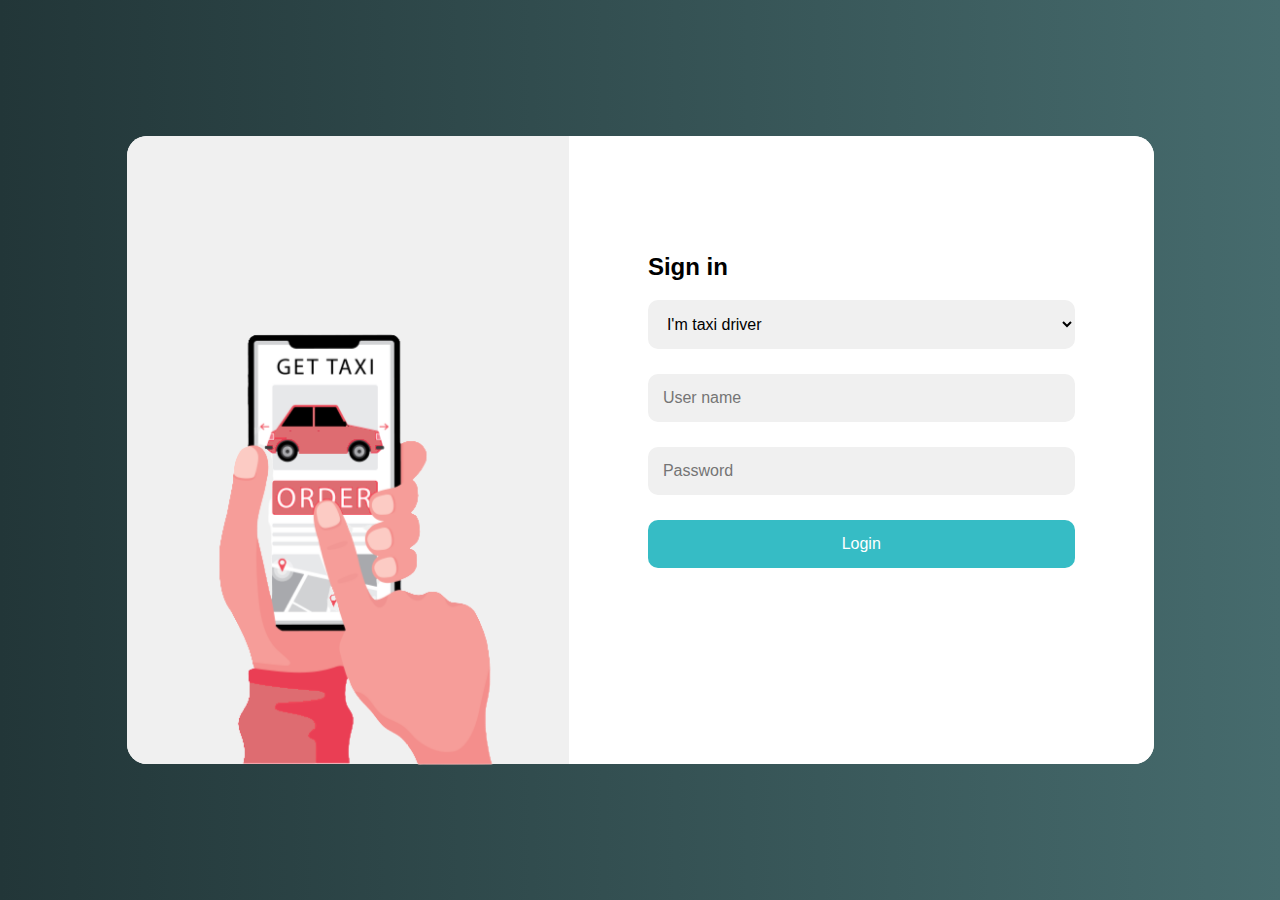
<file: index.html>
<html>
<head>
    <title>RossTaxi</title>
    <link rel="stylesheet" href="static/style.css">
</head>
<body>
<div class="main-block">
    <div class="content">
        <div class="name-block">
            <img src="./static/car.png">
        </div>
        <div class="auth-block">
            <h2>Sign in</h2>
            <form method="post" action="/login">
                <select id="who" name="who">
                    <option>I'm taxi driver</option>
                    <option>I'm client</option>
                </select>
                <input type="text" id="name" name="name" placeholder="User name">
                <input type="password" id="password" name="password" placeholder="Password">
                <button type="submit">Login</button>
            </form>
        </div>
    </div>
</div>

</body>
</html>
</file>
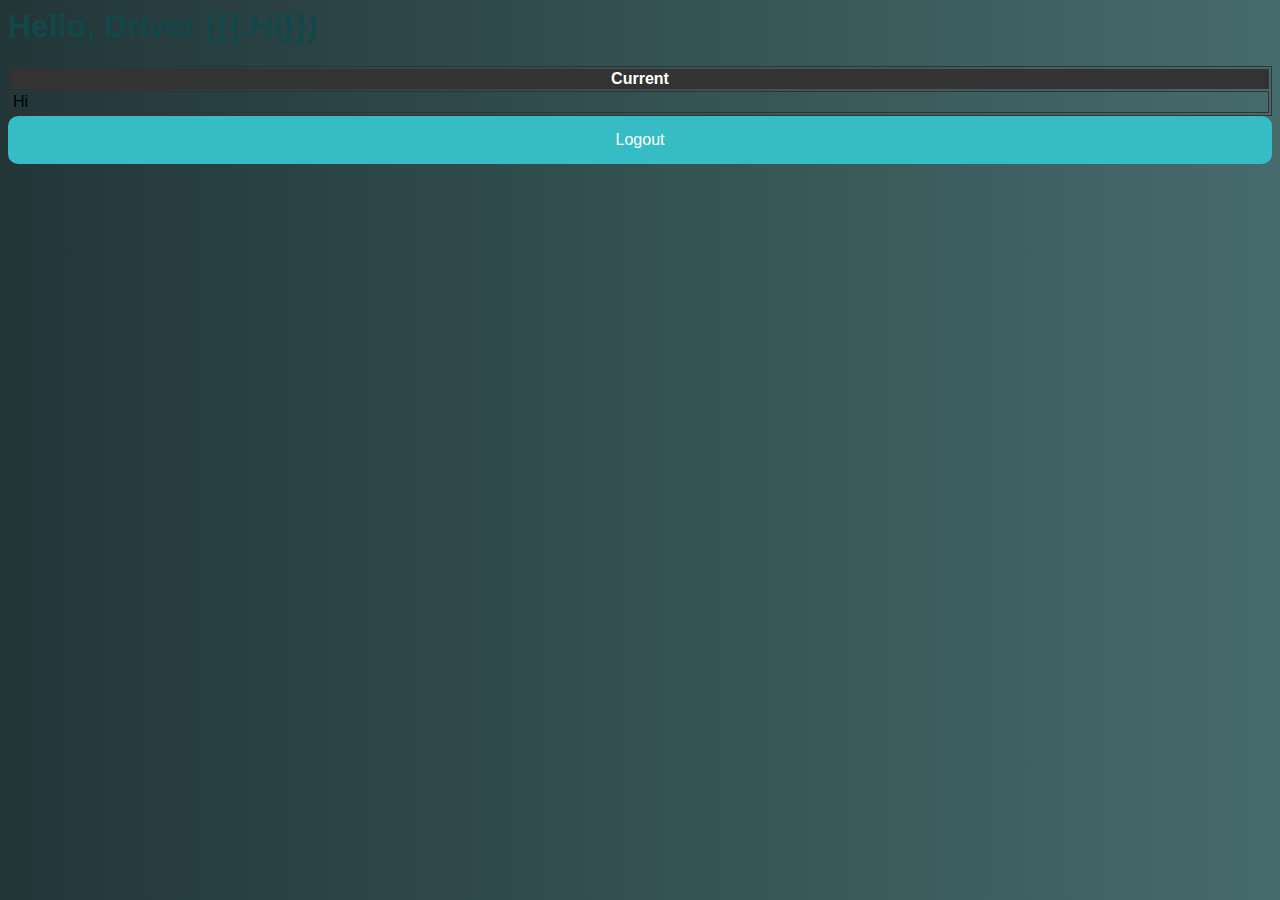
<file: StatusForDriver.html>
<html>
<head>
    <title>Driver Status</title>
    <link rel="stylesheet" href="static/style.css">
</head>
<body>


<h1>Hello, Driver ({{.Hi}})</h1>

<table >
    <thead>
    <tr>
        <th colspan="3">Current</th>
    </tr>
    </thead>
    <tbody>
    <tr>

        <td>Hi</td>
    </tr>
    </tbody>
</table>

<form method="post" action="/logout">
    <button type="submit">Logout</button>
</form>

</body>
</html>
</file>
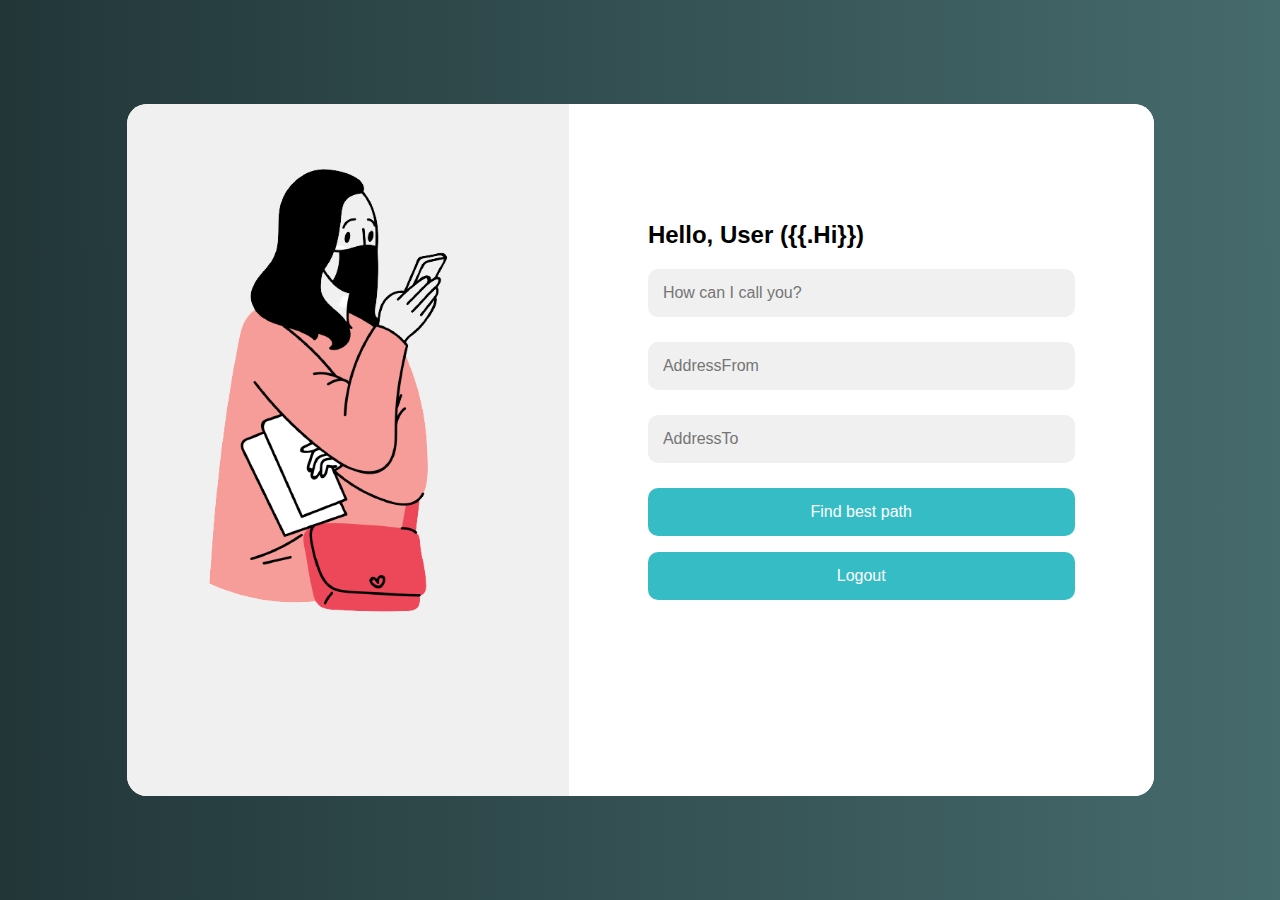
<file: StatusForUser.html>
<html>
<head>
    <title>User Status</title>
    <link rel="stylesheet" href="static/style.css">
</head>
<body>
    <div class="main-block">
        <div class="content">
            <div class="viewWomen">
                <img src="./static/passenger.png">
            </div>
            <div class="auth-block">
                <h2>Hello, User ({{.Hi}})</h2>
                <form method="post" action="/address">
                    <input type="text" id="How_can_I_call_you" name="Nickname" placeholder="How can I call you?">
                    <input type="text" id="AddressFrom" name="AddressFrom" placeholder="AddressFrom">
                    <input type="text" id="AddressTo" name="AddressTo" placeholder="AddressTo">
                    <button type="submit">Find best path</button>
                </form>

                <form method="post" action="/logout">
                    <button type="submit">Logout</button>
                </form>
            </div>
        </div>
    </div>
</body>
</html>
</file>
<file: static/style.css>
body {
    background: rgb(34,54,56);
    background: linear-gradient(90deg, rgba(34,54,56,1) 0%, rgba(70,107,109,1) 100%);
    font-family: Arial, sans-serif ;
}

.main-block {
    height: 100%;
    display: flex;
    align-items: center;
    justify-content: center;

}

.content {
    min-width: 1027px;
    min-height: 500px;
    display: flex;
    border-radius: 20px;
    background-color: white;
}

.userInfo {
    min-width: 1027px;
    min-height: 500px;
    padding: 97px 79px 0 79px;
    border-radius: 20px;
    background-color: white;
}

.name-block, .viewWomen {
    position: relative;
    padding: 30px 79px 180px 79px;
    width: 40%;
    border-radius: 20px 0 0 20px;
    background-color: #f0f0f0;
    text-align: center;
}

img {
    position: absolute;
    display: block;
}

.name-block img {
    margin-top: 140px;
    margin-left: -110px;
    width: 110%;
}

.viewWomen img {
    margin-top: 20px;
    margin-left: -10px;
    width: 60%;
}

.auth-block {
    width: 60%;
    padding: 97px 79px 180px 79px;
    border-radius: 0 20px 20px 0;
    background-color: white;
}

form {
    display: flex;
    flex-direction: column;
}

input {
    margin: 0 0 25px 0;
    padding: 15px;
    border: none;
    border-radius: 10px;
    background-color: #f0f0f0;
    font-size: inherit;
}

button {
    padding: 15px;
    border: none;
    border-radius: 10px;
    color: white;
    background-color: #36bcc5;
    cursor: pointer;
    font-size: inherit;
}

select {
    padding: 15px;

    border-radius: 10px;
    border: none;
    background-color: #f0f0f0;

    margin: 0 0 25px 0;
    width: 100%;
    font-size: inherit;
    cursor: pointer;
    line-height: inherit;
}

h1{
    color: #13474a;
}

table,
td {
    width:100%;
    border: 1px solid #333;
}

thead,
tfoot {
    background-color: #333;
    color: #fff;
}
</file>
